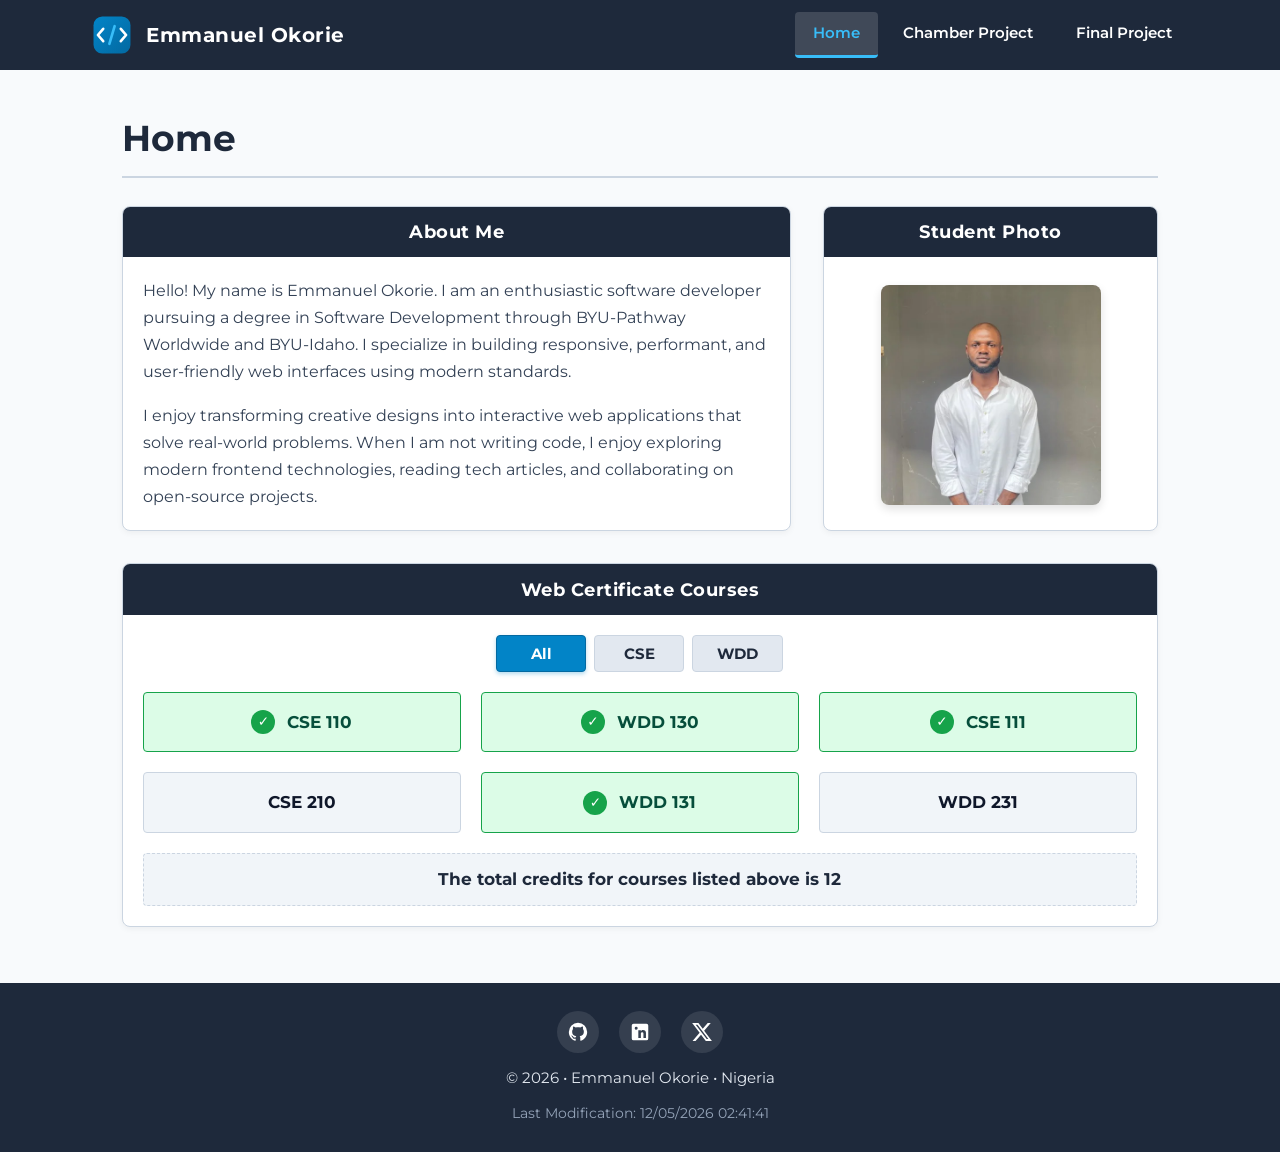
<file: index.html>
<!DOCTYPE html>
<html lang="en">
<head>
  <meta charset="UTF-8">
  <meta name="viewport" content="width=device-width, initial-scale=1.0">
  <title>WDD 231 - Web Frontend Development I - Emmanuel Okorie</title>
  <meta name="description" content="WDD 231 Web Frontend Development course home page for Emmanuel Okorie featuring certificate course list, credits, and project portal.">
  <meta name="author" content="Emmanuel Okorie">
  <link rel="icon" href="images/logo.svg" type="image/svg+xml">
  <link rel="preconnect" href="https://fonts.googleapis.com">
  <link rel="preconnect" href="https://fonts.gstatic.com" crossorigin>
  <link href="https://fonts.googleapis.com/css2?family=Montserrat:wght@400;600;700&display=swap" rel="stylesheet">
  <link rel="stylesheet" href="styles/small.css">
  <link rel="stylesheet" href="styles/larger.css">
  <script src="scripts/navigation.js" defer></script>
  <script src="scripts/date.js" defer></script>
  <script src="scripts/course.js" defer></script>
</head>
<body>
  <header>
    <div class="header-container">
      <div class="brand">
        <img src="images/logo.svg" alt="Site Logo" width="44" height="44">
        <span>Emmanuel Okorie</span>
      </div>
      <button id="menu-button" class="menu-btn" aria-label="Toggle navigation menu" aria-expanded="false">&#9776;</button>
      <nav id="nav-menu">
        <ul>
          <li><a href="index.html" class="active">Home</a></li>
          <li><a href="chamber/index.html">Chamber Project</a></li>
          <li><a href="final/index.html">Final Project</a></li>
        </ul>
      </nav>
    </div>
  </header>

  <main>
    <h1>Home</h1>
    <div class="content-grid">
      <section class="card about-me">
        <h2>About Me</h2>
        <div class="card-body">
          <p>
            Hello! My name is Emmanuel Okorie. I am an enthusiastic software developer pursuing a degree in Software Development through BYU-Pathway Worldwide and BYU-Idaho. I specialize in building responsive, performant, and user-friendly web interfaces using modern standards.
          </p>
          <p>
            I enjoy transforming creative designs into interactive web applications that solve real-world problems. When I am not writing code, I enjoy exploring modern frontend technologies, reading tech articles, and collaborating on open-source projects.
          </p>
        </div>
      </section>

      <section class="card student-photo">
        <h2>Student Photo</h2>
        <div class="card-body">
          <img src="images/profile.webp" alt="Emmanuel Okorie" width="500" height="500" loading="lazy">
        </div>
      </section>

      <section class="card courses-card">
        <h2>Web Certificate Courses</h2>
        <div class="card-body">
          <div class="filter-controls">
            <button type="button" class="filter-btn active" data-filter="all">All</button>
            <button type="button" class="filter-btn" data-filter="cse">CSE</button>
            <button type="button" class="filter-btn" data-filter="wdd">WDD</button>
          </div>
          <div id="course-cards" class="course-grid"></div>
          <p id="credit-total" class="credit-total"></p>
        </div>
      </section>
    </div>
  </main>

  <footer>
    <div class="footer-container">
      <div class="social-links">
        <a href="https://github.com/emmanuelokorie1" target="_blank" rel="noopener noreferrer" aria-label="GitHub Profile">
          <img src="images/icon-github.svg" alt="GitHub icon" width="24" height="24">
        </a>
        <a href="https://www.linkedin.com/in/emmanuel-okorie" target="_blank" rel="noopener noreferrer" aria-label="LinkedIn Profile">
          <img src="images/icon-linkedin.svg" alt="LinkedIn icon" width="24" height="24">
        </a>
        <a href="https://x.com" target="_blank" rel="noopener noreferrer" aria-label="X Profile">
          <img src="images/icon-x.svg" alt="X icon" width="24" height="24">
        </a>
      </div>
      <p>&copy; <span id="currentyear"></span> &bull; Emmanuel Okorie &bull; Nigeria</p>
      <p id="lastModified"></p>
    </div>
  </footer>
</body>
</html>
</file>
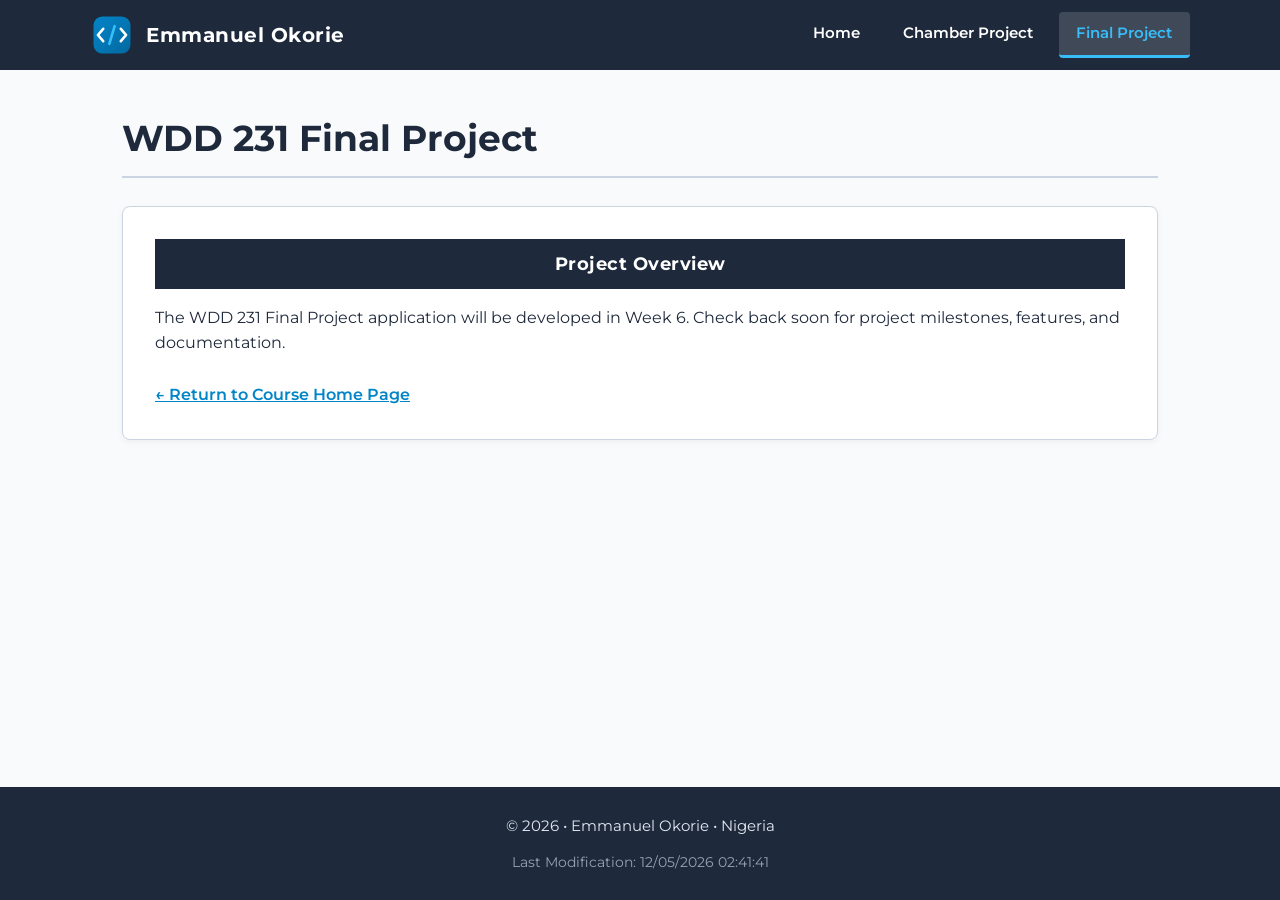
<file: final/index.html>
<!DOCTYPE html>
<html lang="en">
<head>
  <meta charset="UTF-8">
  <meta name="viewport" content="width=device-width, initial-scale=1.0">
  <title>WDD 231 Final Project - Emmanuel Okorie</title>
  <meta name="description" content="Final Project portal for WDD 231 Web Frontend Development course by Emmanuel Okorie.">
  <meta name="author" content="Emmanuel Okorie">
  <link rel="icon" href="../images/logo.svg" type="image/svg+xml">
  <link rel="preconnect" href="https://fonts.googleapis.com">
  <link rel="preconnect" href="https://fonts.gstatic.com" crossorigin>
  <link href="https://fonts.googleapis.com/css2?family=Montserrat:wght@400;600;700&display=swap" rel="stylesheet">
  <link rel="stylesheet" href="../styles/small.css">
  <link rel="stylesheet" href="../styles/larger.css">
  <script src="../scripts/date.js" defer></script>
</head>
<body>
  <header>
    <div class="header-container">
      <div class="brand">
        <img src="../images/logo.svg" alt="Site Logo" width="44" height="44">
        <span>Emmanuel Okorie</span>
      </div>
      <nav style="display:flex;">
        <ul>
          <li><a href="../index.html">Home</a></li>
          <li><a href="../chamber/index.html">Chamber Project</a></li>
          <li><a href="index.html" class="active">Final Project</a></li>
        </ul>
      </nav>
    </div>
  </header>

  <main>
    <h1>WDD 231 Final Project</h1>
    <section class="card" style="padding: 2rem;">
      <h2>Project Overview</h2>
      <p style="margin-top: 1rem;">
        The WDD 231 Final Project application will be developed in Week 6. Check back soon for project milestones, features, and documentation.
      </p>
      <br>
      <a href="../index.html" style="color: var(--accent-color); font-weight: 600;">&larr; Return to Course Home Page</a>
    </section>
  </main>

  <footer>
    <div class="footer-container">
      <p>&copy; <span id="currentyear"></span> &bull; Emmanuel Okorie &bull; Nigeria</p>
      <p id="lastModified"></p>
    </div>
  </footer>
</body>
</html>
</file>
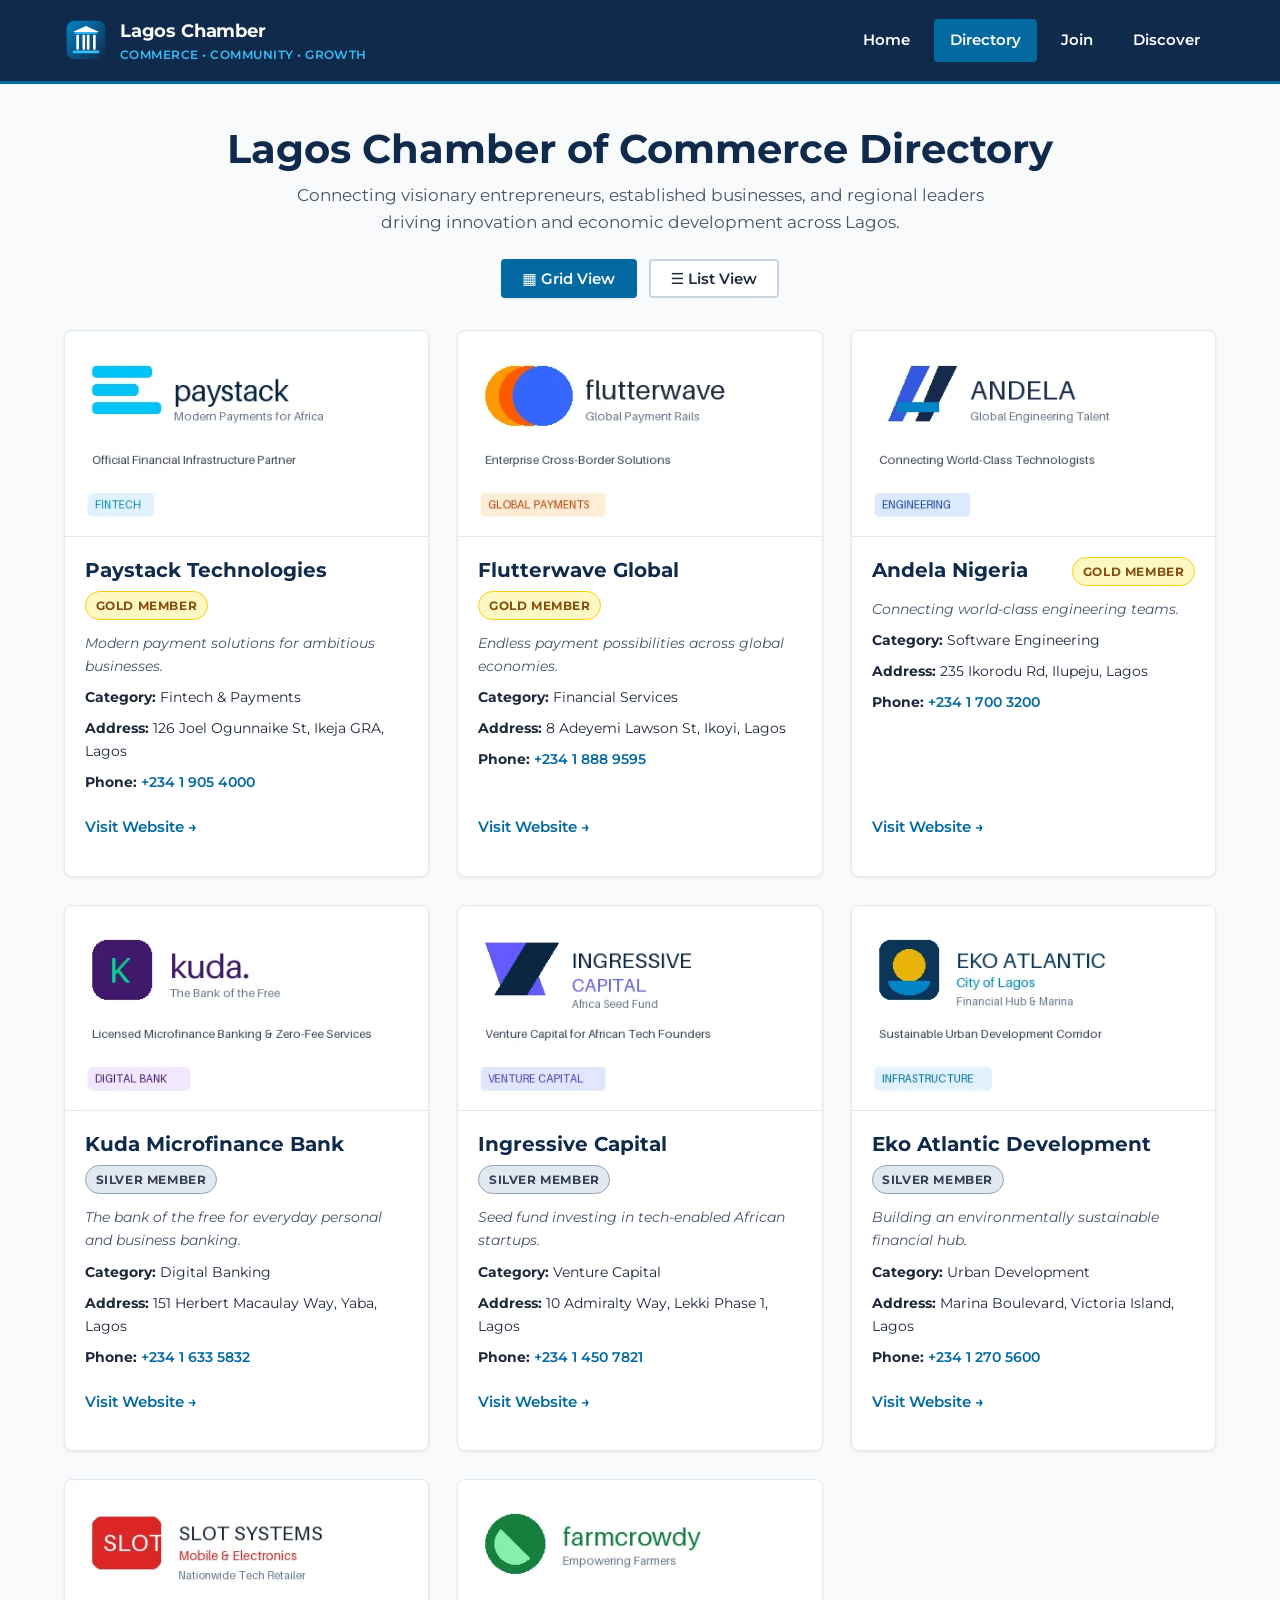
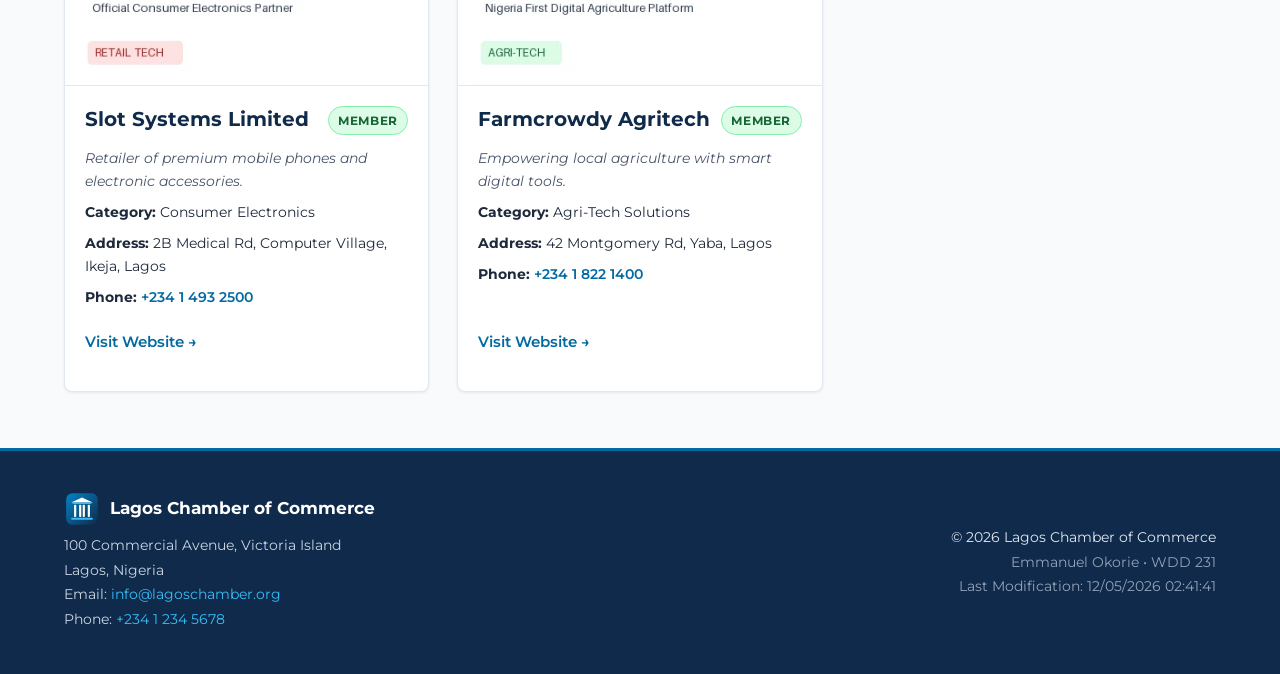
<file: chamber/directory.html>
<!DOCTYPE html>
<html lang="en">
<head>
  <meta charset="UTF-8">
  <meta name="viewport" content="width=device-width, initial-scale=1.0">
  <title>Lagos Chamber of Commerce - Member Directory</title>
  <meta name="description" content="Explore the Lagos Chamber of Commerce member directory to discover leading local businesses, technology partners, and community services in Lagos.">
  <meta name="author" content="Emmanuel Okorie">

  <!-- Favicon -->
  <link rel="icon" href="images/favicon.ico" sizes="any">
  <link rel="icon" href="images/favicon.svg" type="image/svg+xml">

  <!-- Open Graph Meta Tags for Facebook & Social Media -->
  <meta property="og:title" content="Lagos Chamber of Commerce Business Directory">
  <meta property="og:description" content="Discover reputable enterprises, tech innovators, and commerce partners across Lagos in our business directory.">
  <meta property="og:image" content="https://emmanuelokorie1.github.io/wdd231/chamber/images/chamber-og.webp">
  <meta property="og:url" content="https://emmanuelokorie1.github.io/wdd231/chamber/directory.html">

  <!-- Google Fonts Preconnect and Stylesheet -->
  <link rel="preconnect" href="https://fonts.googleapis.com">
  <link rel="preconnect" href="https://fonts.gstatic.com" crossorigin>
  <link href="https://fonts.googleapis.com/css2?family=Montserrat:wght@400;600;700&display=swap" rel="stylesheet">

  <!-- External Stylesheets -->
  <link rel="stylesheet" href="styles/normalize.css">
  <link rel="stylesheet" href="styles/small.css">
  <link rel="stylesheet" href="styles/larger.css">

  <!-- External Deferred JavaScript -->
  <script src="scripts/navigation.js" defer></script>
  <script src="scripts/date.js" defer></script>
  <script src="scripts/directory.js" defer></script>
</head>
<body>
  <header>
    <div class="header-container">
      <a href="index.html" class="brand" aria-label="Lagos Chamber of Commerce Home">
        <img src="images/logo.svg" alt="Lagos Chamber of Commerce Logo" width="44" height="44">
        <div class="brand-text">
          <span class="brand-title">Lagos Chamber</span>
          <span class="brand-subtitle">Commerce &bull; Community &bull; Growth</span>
        </div>
      </a>
      <button id="menu-button" class="menu-btn" aria-label="Toggle navigation menu" aria-expanded="false">&#9776;</button>
      <nav id="nav-menu">
        <ul>
          <li><a href="index.html">Home</a></li>
          <li><a href="directory.html" class="active">Directory</a></li>
          <li><a href="join.html">Join</a></li>
          <li><a href="discover.html">Discover</a></li>
        </ul>
      </nav>
    </div>
  </header>

  <main>
    <div class="page-intro">
      <h1>Lagos Chamber of Commerce Directory</h1>
      <p class="page-description">Connecting visionary entrepreneurs, established businesses, and regional leaders driving innovation and economic development across Lagos.</p>
    </div>

    <div class="view-controls">
      <button id="grid-btn" class="active" type="button" aria-pressed="true" aria-label="Switch to grid view of member cards">
        &#9638; Grid View
      </button>
      <button id="list-btn" type="button" aria-pressed="false" aria-label="Switch to list view of member records">
        &#9776; List View
      </button>
    </div>

    <section id="directory-container" class="grid-view" aria-label="Chamber of Commerce Members List">
      <!-- Member cards generated dynamically by directory.js from data/members.json -->
    </section>
  </main>

  <footer>
    <div class="footer-container">
      <div class="footer-info">
        <div class="footer-brand">
          <img src="images/logo.svg" alt="Lagos Chamber of Commerce Emblem" width="36" height="36">
          <p>Lagos Chamber of Commerce</p>
        </div>
        <p>100 Commercial Avenue, Victoria Island</p>
        <p>Lagos, Nigeria</p>
        <p>Email: <a href="mailto:info@lagoschamber.org">info@lagoschamber.org</a></p>
        <p>Phone: <a href="tel:+23412345678">+234 1 234 5678</a></p>
      </div>
      <div class="footer-dev">
        <p>&copy; <span id="currentyear"></span> Lagos Chamber of Commerce</p>
        <p>Emmanuel Okorie &bull; WDD 231</p>
        <p id="lastModified"></p>
      </div>
    </div>
  </footer>
</body>
</html>
</file>
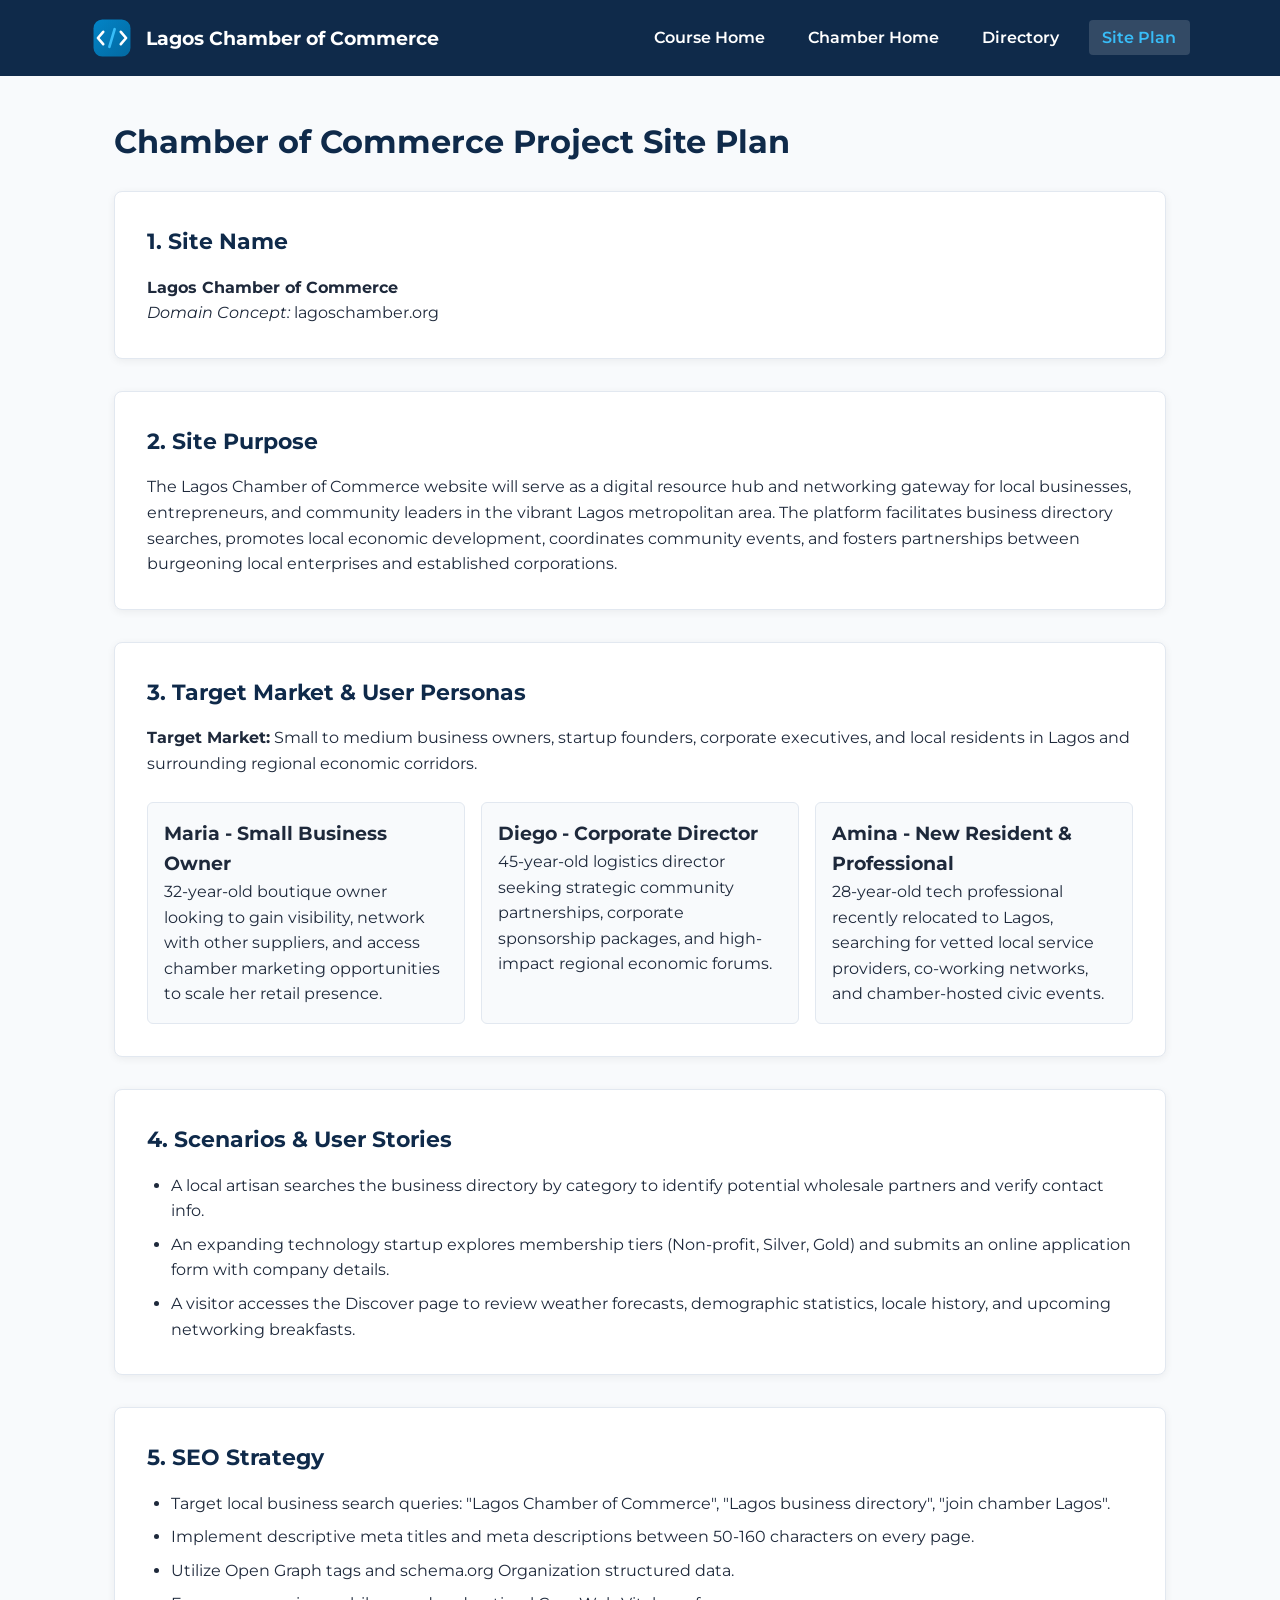
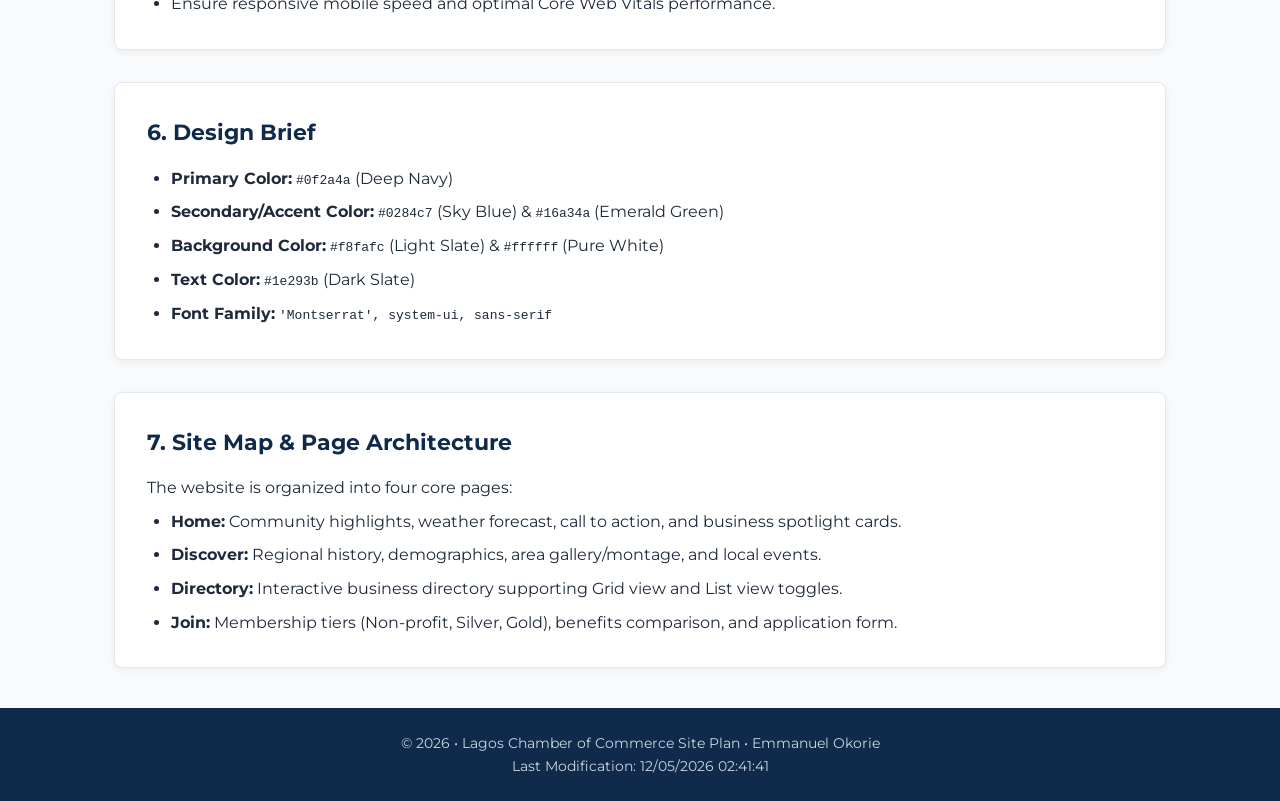
<file: chamber/siteplan.html>
<!DOCTYPE html>
<html lang="en">
<head>
  <meta charset="UTF-8">
  <meta name="viewport" content="width=device-width, initial-scale=1.0">
  <title>Lagos Chamber of Commerce - Site Plan</title>
  <meta name="description" content="Site plan document for the Lagos Chamber of Commerce project including audience, personas, SEO plan, design brief, and wireframes.">
  <meta name="author" content="Emmanuel Okorie">
  <link rel="icon" href="../images/logo.svg" type="image/svg+xml">
  <link rel="preconnect" href="https://fonts.googleapis.com">
  <link rel="preconnect" href="https://fonts.gstatic.com" crossorigin>
  <link href="https://fonts.googleapis.com/css2?family=Montserrat:wght@400;600;700&display=swap" rel="stylesheet">
  <link rel="stylesheet" href="styles/chamber.css">
  <script src="../scripts/date.js" defer></script>
</head>
<body>
  <header>
    <div class="header-container">
      <div class="brand">
        <img src="../images/logo.svg" alt="Lagos Chamber Logo" width="44" height="44">
        <span>Lagos Chamber of Commerce</span>
      </div>
      <nav>
        <ul>
          <li><a href="../index.html">Course Home</a></li>
          <li><a href="index.html">Chamber Home</a></li>
          <li><a href="directory.html">Directory</a></li>
          <li><a href="siteplan.html" class="active">Site Plan</a></li>
        </ul>
      </nav>
    </div>
  </header>

  <main>
    <h1>Chamber of Commerce Project Site Plan</h1>

    <section class="intro-section" style="margin-bottom: 2rem;">
      <h2>1. Site Name</h2>
      <p><strong>Lagos Chamber of Commerce</strong></p>
      <p><em>Domain Concept:</em> lagoschamber.org</p>
    </section>

    <section class="intro-section" style="margin-bottom: 2rem;">
      <h2>2. Site Purpose</h2>
      <p>
        The Lagos Chamber of Commerce website will serve as a digital resource hub and networking gateway for local businesses, entrepreneurs, and community leaders in the vibrant Lagos metropolitan area. The platform facilitates business directory searches, promotes local economic development, coordinates community events, and fosters partnerships between burgeoning local enterprises and established corporations.
      </p>
    </section>

    <section class="intro-section" style="margin-bottom: 2rem;">
      <h2>3. Target Market & User Personas</h2>
      <p><strong>Target Market:</strong> Small to medium business owners, startup founders, corporate executives, and local residents in Lagos and surrounding regional economic corridors.</p>
      <br>
      <div style="display: grid; gap: 1rem; grid-template-columns: repeat(auto-fit, minmax(280px, 1fr));">
        <div style="background:#f8fafc; padding:1rem; border-radius:6px; border:1px solid #e2e8f0;">
          <h3>Maria - Small Business Owner</h3>
          <p>32-year-old boutique owner looking to gain visibility, network with other suppliers, and access chamber marketing opportunities to scale her retail presence.</p>
        </div>
        <div style="background:#f8fafc; padding:1rem; border-radius:6px; border:1px solid #e2e8f0;">
          <h3>Diego - Corporate Director</h3>
          <p>45-year-old logistics director seeking strategic community partnerships, corporate sponsorship packages, and high-impact regional economic forums.</p>
        </div>
        <div style="background:#f8fafc; padding:1rem; border-radius:6px; border:1px solid #e2e8f0;">
          <h3>Amina - New Resident & Professional</h3>
          <p>28-year-old tech professional recently relocated to Lagos, searching for vetted local service providers, co-working networks, and chamber-hosted civic events.</p>
        </div>
      </div>
    </section>

    <section class="intro-section" style="margin-bottom: 2rem;">
      <h2>4. Scenarios & User Stories</h2>
      <ul style="padding-left: 1.5rem; display: flex; flex-direction: column; gap: 0.5rem;">
        <li>A local artisan searches the business directory by category to identify potential wholesale partners and verify contact info.</li>
        <li>An expanding technology startup explores membership tiers (Non-profit, Silver, Gold) and submits an online application form with company details.</li>
        <li>A visitor accesses the Discover page to review weather forecasts, demographic statistics, locale history, and upcoming networking breakfasts.</li>
      </ul>
    </section>

    <section class="intro-section" style="margin-bottom: 2rem;">
      <h2>5. SEO Strategy</h2>
      <ul style="padding-left: 1.5rem; display: flex; flex-direction: column; gap: 0.5rem;">
        <li>Target local business search queries: "Lagos Chamber of Commerce", "Lagos business directory", "join chamber Lagos".</li>
        <li>Implement descriptive meta titles and meta descriptions between 50-160 characters on every page.</li>
        <li>Utilize Open Graph tags and schema.org Organization structured data.</li>
        <li>Ensure responsive mobile speed and optimal Core Web Vitals performance.</li>
      </ul>
    </section>

    <section class="intro-section" style="margin-bottom: 2rem;">
      <h2>6. Design Brief</h2>
      <ul style="padding-left: 1.5rem; display: flex; flex-direction: column; gap: 0.5rem;">
        <li><strong>Primary Color:</strong> <code>#0f2a4a</code> (Deep Navy)</li>
        <li><strong>Secondary/Accent Color:</strong> <code>#0284c7</code> (Sky Blue) &amp; <code>#16a34a</code> (Emerald Green)</li>
        <li><strong>Background Color:</strong> <code>#f8fafc</code> (Light Slate) &amp; <code>#ffffff</code> (Pure White)</li>
        <li><strong>Text Color:</strong> <code>#1e293b</code> (Dark Slate)</li>
        <li><strong>Font Family:</strong> <code>'Montserrat', system-ui, sans-serif</code></li>
      </ul>
    </section>

    <section class="intro-section">
      <h2>7. Site Map & Page Architecture</h2>
      <p>The website is organized into four core pages:</p>
      <ul style="padding-left: 1.5rem; margin-top: 0.5rem; display: flex; flex-direction: column; gap: 0.5rem;">
        <li><strong>Home:</strong> Community highlights, weather forecast, call to action, and business spotlight cards.</li>
        <li><strong>Discover:</strong> Regional history, demographics, area gallery/montage, and local events.</li>
        <li><strong>Directory:</strong> Interactive business directory supporting Grid view and List view toggles.</li>
        <li><strong>Join:</strong> Membership tiers (Non-profit, Silver, Gold), benefits comparison, and application form.</li>
      </ul>
    </section>
  </main>

  <footer>
    <p>&copy; <span id="currentyear"></span> &bull; Lagos Chamber of Commerce Site Plan &bull; Emmanuel Okorie</p>
    <p id="lastModified"></p>
  </footer>
</body>
</html>
</file>
<file: styles/small.css>
/* ==========================================================================
   Small Screen Styles (Base Styles for Mobile 320px and up)
   ========================================================================== */

:root {
  --primary-color: #1e293b;
  --primary-dark: #0f172a;
  --accent-color: #0284c7;
  --accent-light: #38bdf8;
  --bg-page: #f8fafc;
  --bg-card: #ffffff;
  --text-main: #1e293b;
  --text-muted: #334155;
  --text-light: #ffffff;
  --border-color: #cbd5e1;
  --completed-bg: #dcfce7;
  --completed-border: #16a34a;
  --completed-text: #064e3b;
  --incomplete-bg: #f1f5f9;
  --incomplete-border: #cbd5e1;
  --incomplete-text: #0f172a;
  --font-family: 'Montserrat', system-ui, -apple-system, sans-serif;
  --radius-sm: 4px;
  --radius-md: 8px;
  --transition: all 0.25s ease-in-out;
}

/* Reset & Box Sizing */
*,
*::before,
*::after {
  box-sizing: border-box;
  margin: 0;
  padding: 0;
}

body {
  font-family: var(--font-family);
  font-size: 1rem;
  line-height: 1.6;
  color: var(--text-main);
  background-color: var(--bg-page);
  min-height: 100vh;
  display: flex;
  flex-direction: column;
}

/* Header */
header {
  background-color: var(--primary-color);
  color: var(--text-light);
  padding: 0.75rem 1rem;
  position: relative;
}

.header-container {
  display: flex;
  align-items: center;
  justify-content: space-between;
  max-width: 1100px;
  margin: 0 auto;
}

.brand {
  display: flex;
  align-items: center;
  gap: 0.75rem;
}

.brand img {
  width: 44px;
  height: 44px;
  display: block;
}

.brand span {
  font-size: 1.25rem;
  font-weight: 700;
  letter-spacing: 0.5px;
  color: var(--text-light);
}

/* Hamburger Button */
.menu-btn {
  background: transparent;
  border: 1px solid rgba(255, 255, 255, 0.4);
  border-radius: var(--radius-sm);
  color: var(--text-light);
  font-size: 1.5rem;
  line-height: 1;
  padding: 0.35rem 0.65rem;
  cursor: pointer;
  transition: var(--transition);
}

.menu-btn:hover,
.menu-btn:focus-visible {
  background-color: rgba(255, 255, 255, 0.15);
  border-color: var(--accent-light);
  outline: none;
}

/* Navigation Menu */
nav {
  display: none;
  background-color: var(--primary-dark);
}

nav.open {
  display: flex;
  flex-direction: column;
}

nav ul {
  list-style: none;
  display: flex;
  flex-direction: column;
  width: 100%;
}

nav li {
  width: 100%;
  border-top: 1px solid rgba(255, 255, 255, 0.1);
}

nav a {
  display: block;
  padding: 0.9rem 1.25rem;
  color: var(--text-light);
  text-decoration: none;
  font-weight: 600;
  font-size: 1rem;
  transition: var(--transition);
}

nav a:hover,
nav a:focus-visible {
  background-color: rgba(255, 255, 255, 0.1);
  color: var(--accent-light);
  padding-left: 1.5rem;
  outline: none;
}

/* Wayfinding active indicator */
nav a.active {
  background-color: rgba(2, 132, 199, 0.25);
  color: var(--accent-light);
  border-left: 4px solid var(--accent-light);
}

/* Main Content */
main {
  flex: 1;
  width: 100%;
  max-width: 1100px;
  margin: 0 auto;
  padding: 1.25rem 1rem 2rem 1rem;
}

h1 {
  font-size: 1.85rem;
  font-weight: 700;
  color: var(--primary-color);
  margin-bottom: 1.25rem;
  border-bottom: 2px solid var(--border-color);
  padding-bottom: 0.5rem;
}

/* Content Layout (Mobile Stack) */
.content-grid {
  display: flex;
  flex-direction: column;
  gap: 1.5rem;
}

/* Section Cards */
section.card {
  background-color: var(--bg-card);
  border: 1px solid var(--border-color);
  border-radius: var(--radius-md);
  overflow: hidden;
  box-shadow: 0 2px 6px rgba(0, 0, 0, 0.05);
}

section.card h2 {
  background-color: var(--primary-color);
  color: var(--text-light);
  font-size: 1.15rem;
  font-weight: 700;
  padding: 0.65rem 1rem;
  text-align: center;
  letter-spacing: 0.5px;
}

.card-body {
  padding: 1.25rem;
}

/* About Me Section */
.about-me p {
  color: var(--text-muted);
  margin-bottom: 1rem;
  line-height: 1.7;
}

.about-me p:last-child {
  margin-bottom: 0;
}

/* Student Photo Section */
.student-photo .card-body {
  display: flex;
  justify-content: center;
  align-items: center;
  padding: 1.5rem;
}

.student-photo img {
  width: 100%;
  max-width: 260px;
  height: auto;
  border-radius: var(--radius-md);
  box-shadow: 0 4px 10px rgba(0, 0, 0, 0.12);
  display: block;
  object-fit: cover;
  aspect-ratio: 1 / 1;
}

/* Courses Section */
.filter-controls {
  display: flex;
  justify-content: center;
  gap: 0.5rem;
  margin-bottom: 1.25rem;
  flex-wrap: wrap;
}

.filter-btn {
  background-color: #e2e8f0;
  color: var(--text-main);
  border: 1px solid var(--border-color);
  border-radius: var(--radius-sm);
  padding: 0.5rem 1.5rem;
  font-family: inherit;
  font-size: 0.95rem;
  font-weight: 700;
  cursor: pointer;
  transition: var(--transition);
  min-width: 90px;
}

.filter-btn:hover,
.filter-btn:focus-visible {
  background-color: #cbd5e1;
  outline: none;
}

.filter-btn.active {
  background-color: var(--accent-color);
  color: var(--text-light);
  border-color: #0369a1;
  box-shadow: 0 2px 4px rgba(2, 132, 199, 0.3);
}

.course-grid {
  display: flex;
  flex-direction: column;
  gap: 0.75rem;
}

.course-card {
  padding: 0.85rem 1.25rem;
  border-radius: var(--radius-sm);
  display: flex;
  align-items: center;
  justify-content: space-between;
  font-weight: 700;
  font-size: 1.05rem;
  transition: var(--transition);
}

.course-card.completed {
  background-color: var(--completed-bg);
  border: 1.5px solid var(--completed-border);
  color: var(--completed-text);
}

.course-card.incomplete {
  background-color: var(--incomplete-bg);
  border: 1.5px solid var(--incomplete-border);
  color: var(--incomplete-text);
}

.course-card:hover {
  transform: translateY(-2px);
  box-shadow: 0 4px 8px rgba(0, 0, 0, 0.08);
}

.completion-badge {
  display: inline-flex;
  align-items: center;
  justify-content: center;
  width: 24px;
  height: 24px;
  border-radius: 50%;
  background-color: var(--completed-border);
  color: #ffffff;
  font-size: 0.85rem;
  font-weight: bold;
}

.credit-total {
  margin-top: 1.25rem;
  text-align: center;
  font-weight: 700;
  font-size: 1.05rem;
  color: var(--primary-color);
  background-color: #f1f5f9;
  padding: 0.75rem;
  border-radius: var(--radius-sm);
  border: 1px dashed var(--border-color);
}

/* Footer */
footer {
  background-color: var(--primary-color);
  color: #e2e8f0;
  padding: 1.75rem 1rem;
  text-align: center;
  margin-top: auto;
}

.footer-container {
  max-width: 1100px;
  margin: 0 auto;
  display: flex;
  flex-direction: column;
  gap: 1rem;
  align-items: center;
}

.social-links {
  display: flex;
  justify-content: center;
  align-items: center;
  gap: 1.25rem;
}

.social-links a {
  display: inline-flex;
  align-items: center;
  justify-content: center;
  width: 42px;
  height: 42px;
  border-radius: 50%;
  background-color: rgba(255, 255, 255, 0.1);
  color: var(--text-light);
  transition: var(--transition);
}

.social-links a:hover,
.social-links a:focus-visible {
  background-color: var(--accent-color);
  color: var(--text-light);
  transform: translateY(-2px);
  outline: none;
}

.social-links img {
  width: 22px;
  height: 22px;
  filter: brightness(0) invert(1);
}

footer p {
  font-size: 0.95rem;
  line-height: 1.5;
  color: #e2e8f0;
}

#lastModified {
  font-size: 0.85rem;
  color: #94a3b8;
}
</file>
<file: styles/larger.css>
/* ==========================================================================
   Larger Screen Styles (Tablet & Desktop Views)
   ========================================================================== */

@media screen and (min-width: 700px) {
  /* Header & Navigation */
  header {
    padding: 0 1.5rem;
  }

  .header-container {
    display: flex;
    justify-content: space-between;
    align-items: center;
    min-height: 70px;
  }

  .menu-btn {
    display: none;
  }

  nav {
    display: flex !important;
    background-color: transparent;
  }

  nav ul {
    flex-direction: row;
    align-items: center;
    gap: 0.5rem;
    width: auto;
  }

  nav li {
    width: auto;
    border-top: none;
  }

  nav a {
    padding: 0.6rem 1.1rem;
    border-radius: var(--radius-sm);
    font-size: 0.95rem;
    border-left: none;
    border-bottom: 3px solid transparent;
  }

  nav a:hover,
  nav a:focus-visible {
    background-color: rgba(255, 255, 255, 0.12);
    color: var(--accent-light);
    padding-left: 1.1rem; /* prevent twitching on hover */
    border-bottom-color: var(--accent-light);
  }

  nav a.active {
    background-color: rgba(255, 255, 255, 0.15);
    color: var(--accent-light);
    border-left: none;
    border-bottom: 3px solid var(--accent-light);
  }

  /* Main Layout */
  main {
    padding: 2rem 1.5rem 3rem 1.5rem;
  }

  h1 {
    font-size: 2.25rem;
    margin-bottom: 1.75rem;
  }

  /* Multi-column Grid Layout */
  .content-grid {
    display: grid;
    grid-template-columns: 2fr 1fr;
    gap: 1.75rem;
    align-items: start;
  }

  .about-me {
    grid-column: 1 / 2;
    height: 100%;
  }

  .student-photo {
    grid-column: 2 / 3;
    height: 100%;
  }

  .student-photo .card-body {
    height: calc(100% - 48px);
    display: flex;
    justify-content: center;
    align-items: center;
  }

  .student-photo img {
    max-width: 220px;
  }

  .courses-card {
    grid-column: 1 / -1;
  }

  /* 3-column Grid for Courses */
  .course-grid {
    display: grid;
    grid-template-columns: repeat(3, 1fr);
    gap: 1rem;
  }

  .course-card {
    text-align: center;
    justify-content: center;
    gap: 0.75rem;
    padding: 1rem;
  }

  /* Footer Layout */
  .footer-container {
    gap: 0.85rem;
  }
}

@media screen and (min-width: 1024px) {
  main {
    padding: 2.5rem 2rem 3.5rem 2rem;
  }

  .content-grid {
    gap: 2rem;
  }

  .course-grid {
    gap: 1.25rem;
  }
}
</file>
<file: chamber/styles/small.css>
/* ==========================================================================
   Lagos Chamber of Commerce - Mobile First Styles (small.css)
   ========================================================================== */

:root {
  --primary-color: #0f2a4a;
  --primary-light: #1e3a5f;
  --accent-color: #0369a1;
  --accent-hover: #075985;
  --accent-light: #38bdf8;
  --gold-color: #854d0e;
  --gold-bg: #fef9c3;
  --silver-color: #334155;
  --silver-bg: #e2e8f0;
  --member-color: #166534;
  --member-bg: #dcfce7;
  --bg-page: #f8fafc;
  --bg-card: #ffffff;
  --text-main: #1e293b;
  --text-muted: #475569;
  --text-light: #ffffff;
  --border-color: #cbd5e1;
  --border-light: #e2e8f0;
  --font-family: 'Montserrat', system-ui, -apple-system, sans-serif;
  --radius-sm: 4px;
  --radius-md: 8px;
  --radius-lg: 12px;
  --shadow-sm: 0 1px 3px rgba(0, 0, 0, 0.08);
  --shadow-md: 0 4px 6px -1px rgba(0, 0, 0, 0.1), 0 2px 4px -1px rgba(0, 0, 0, 0.06);
}

*, *::before, *::after {
  box-sizing: border-box;
}

html {
  font-size: 16px;
  scroll-behavior: smooth;
}

body {
  font-family: var(--font-family);
  background-color: var(--bg-page);
  color: var(--text-main);
  line-height: 1.6;
  min-height: 100vh;
  display: flex;
  flex-direction: column;
  margin: 0;
  padding: 0;
  overflow-x: hidden;
}

/* Header & Branding */
header {
  background-color: var(--primary-color);
  color: var(--text-light);
  border-bottom: 3px solid var(--accent-color);
  width: 100%;
}

.header-container {
  max-width: 1200px;
  margin: 0 auto;
  padding: 0.75rem 1rem;
  display: flex;
  align-items: center;
  justify-content: space-between;
  flex-wrap: wrap;
}

.brand {
  display: flex;
  align-items: center;
  gap: 0.75rem;
  text-decoration: none;
  color: var(--text-light);
}

.brand img {
  width: 44px;
  height: 44px;
  display: block;
}

.brand-text {
  display: flex;
  flex-direction: column;
}

.brand-title {
  font-size: 1.15rem;
  font-weight: 700;
  letter-spacing: -0.01em;
  color: var(--text-light);
}

.brand-subtitle {
  font-size: 0.75rem;
  color: var(--accent-light);
  font-weight: 600;
  letter-spacing: 0.04em;
  text-transform: uppercase;
}

/* Responsive Navigation */
.menu-btn {
  background: transparent;
  color: var(--text-light);
  border: 2px solid var(--accent-light);
  border-radius: var(--radius-sm);
  font-size: 1.4rem;
  line-height: 1;
  padding: 0.4rem 0.65rem;
  cursor: pointer;
  display: block;
  transition: background-color 0.2s ease, color 0.2s ease;
}

.menu-btn:hover,
.menu-btn:focus-visible {
  background-color: rgba(255, 255, 255, 0.15);
  outline: 2px solid var(--accent-light);
  outline-offset: 2px;
}

nav {
  display: none;
  width: 100%;
}

nav.open {
  display: block;
  margin-top: 0.75rem;
  padding-top: 0.75rem;
  border-top: 1px solid rgba(255, 255, 255, 0.15);
}

nav ul {
  list-style: none;
  margin: 0;
  padding: 0;
  display: flex;
  flex-direction: column;
  gap: 0.25rem;
}

nav li {
  width: 100%;
}

nav a {
  display: block;
  padding: 0.75rem 1rem;
  color: var(--text-light);
  text-decoration: none;
  font-weight: 600;
  border-radius: var(--radius-sm);
  transition: background-color 0.2s ease, color 0.2s ease;
}

nav a:hover,
nav a:focus-visible {
  background-color: rgba(255, 255, 255, 0.15);
  color: var(--accent-light);
  outline: 2px solid var(--accent-light);
}

nav a.active {
  background-color: var(--accent-color);
  color: var(--text-light);
}

/* Main Content Area */
main {
  flex: 1;
  width: 100%;
  max-width: 1200px;
  margin: 0 auto;
  padding: 1.5rem 1rem 2.5rem;
}

.page-intro {
  margin-bottom: 1.5rem;
  text-align: center;
}

h1 {
  font-size: 1.85rem;
  font-weight: 700;
  color: var(--primary-color);
  margin: 0 0 0.5rem;
  line-height: 1.25;
}

.page-description {
  color: var(--text-muted);
  font-size: 1rem;
  max-width: 720px;
  margin: 0 auto;
}

/* View Switch Controls */
.view-controls {
  display: flex;
  justify-content: center;
  align-items: center;
  gap: 0.75rem;
  margin: 1.5rem 0 2rem;
}

.view-controls button {
  background-color: #ffffff;
  color: var(--text-main);
  border: 2px solid var(--border-color);
  padding: 0.55rem 1.25rem;
  border-radius: var(--radius-sm);
  font-size: 0.95rem;
  font-weight: 600;
  cursor: pointer;
  display: inline-flex;
  align-items: center;
  gap: 0.5rem;
  transition: all 0.2s ease;
}

.view-controls button:hover,
.view-controls button:focus-visible {
  border-color: var(--accent-color);
  color: var(--accent-color);
  outline: 2px solid var(--accent-color);
  outline-offset: 2px;
}

.view-controls button.active {
  background-color: var(--accent-color);
  border-color: var(--accent-color);
  color: var(--text-light);
  box-shadow: var(--shadow-sm);
}

/* Member Directory Container */
#directory-container {
  width: 100%;
  transition: opacity 0.2s ease;
}

/* ==========================================================================
   Grid View Styles
   ========================================================================== */
#directory-container.grid-view {
  display: grid;
  grid-template-columns: 1fr;
  gap: 1.5rem;
}

.grid-view .member-card {
  background-color: var(--bg-card);
  border-radius: var(--radius-md);
  border: 1px solid var(--border-light);
  box-shadow: var(--shadow-sm);
  overflow: hidden;
  display: flex;
  flex-direction: column;
  transition: transform 0.2s ease, box-shadow 0.2s ease;
}

.grid-view .member-card:hover {
  transform: translateY(-3px);
  box-shadow: var(--shadow-md);
  border-color: var(--border-color);
}

.grid-view .card-image-wrap {
  width: 100%;
  background-color: #ffffff;
  border-bottom: 1px solid var(--border-light);
  overflow: hidden;
  display: flex;
  align-items: center;
  justify-content: center;
}

.grid-view .card-image-wrap img {
  width: 100%;
  height: auto;
  aspect-ratio: 16 / 9;
  object-fit: cover;
  display: block;
}

.grid-view .card-content {
  padding: 1.25rem;
  display: flex;
  flex-direction: column;
  flex: 1;
  gap: 0.5rem;
}

.grid-view .card-header {
  display: flex;
  justify-content: space-between;
  align-items: flex-start;
  gap: 0.5rem;
  margin-bottom: 0.25rem;
  flex-wrap: wrap;
}

.member-name {
  font-size: 1.25rem;
  font-weight: 700;
  color: var(--primary-color);
  margin: 0;
  line-height: 1.3;
}

.membership-badge {
  display: inline-block;
  font-size: 0.75rem;
  font-weight: 700;
  text-transform: uppercase;
  letter-spacing: 0.05em;
  padding: 0.25rem 0.6rem;
  border-radius: 9999px;
  white-space: nowrap;
}

.level-gold {
  background-color: var(--gold-bg);
  color: var(--gold-color);
  border: 1px solid #facc15;
}

.level-silver {
  background-color: var(--silver-bg);
  color: var(--silver-color);
  border: 1px solid #94a3b8;
}

.level-member {
  background-color: var(--member-bg);
  color: var(--member-color);
  border: 1px solid #86efac;
}

.member-tagline {
  font-size: 0.9rem;
  color: var(--text-muted);
  font-style: italic;
  margin: 0;
}

.member-category,
.member-address,
.member-phone {
  font-size: 0.9rem;
  color: var(--text-main);
  margin: 0;
}

.member-phone a {
  color: var(--accent-color);
  text-decoration: none;
  font-weight: 600;
}

.member-phone a:hover,
.member-phone a:focus-visible {
  text-decoration: underline;
}

.member-website {
  margin-top: auto;
  padding-top: 0.75rem;
}

.member-website a {
  display: inline-block;
  color: var(--accent-color);
  font-weight: 600;
  text-decoration: none;
  font-size: 0.92rem;
  transition: color 0.2s ease, transform 0.2s ease;
}

.member-website a:hover,
.member-website a:focus-visible {
  color: var(--accent-hover);
  text-decoration: underline;
  transform: translateX(2px);
}

/* ==========================================================================
   List View Styles (without images per rubric requirements)
   ========================================================================== */
#directory-container.list-view {
  display: flex;
  flex-direction: column;
  gap: 0.6rem;
}

.list-view .card-image-wrap {
  display: none;
}

.list-view .member-card {
  background-color: var(--bg-card);
  border: 1px solid var(--border-light);
  border-radius: var(--radius-sm);
  padding: 1rem 1.25rem;
  box-shadow: var(--shadow-sm);
  transition: background-color 0.2s ease, border-color 0.2s ease;
}

/* Zebra striping in list view */
.list-view .member-card:nth-child(even) {
  background-color: #f1f5f9;
}

.list-view .member-card:hover {
  background-color: #e2e8f0;
  border-color: var(--border-color);
}

.list-view .card-content {
  display: flex;
  flex-direction: column;
  gap: 0.35rem;
}

.list-view .card-header {
  display: flex;
  justify-content: space-between;
  align-items: center;
  gap: 0.5rem;
  flex-wrap: wrap;
}

.list-view .member-name {
  font-size: 1.15rem;
}

.list-view .member-tagline {
  display: none;
}

.list-view .member-website {
  margin-top: 0.25rem;
  padding-top: 0;
}

/* Error Message */
.error-msg {
  background-color: #fef2f2;
  color: #991b1b;
  border: 1px solid #fecaca;
  padding: 1rem 1.25rem;
  border-radius: var(--radius-md);
  text-align: center;
  font-weight: 600;
}

/* Footer */
footer {
  background-color: var(--primary-color);
  color: #cbd5e1;
  border-top: 3px solid var(--accent-color);
  width: 100%;
  margin-top: auto;
  font-size: 0.9rem;
}

.footer-container {
  max-width: 1200px;
  margin: 0 auto;
  padding: 2rem 1rem;
  display: flex;
  flex-direction: column;
  gap: 1.75rem;
}

.footer-brand {
  display: flex;
  align-items: center;
  gap: 0.65rem;
  margin-bottom: 0.5rem;
}

.footer-brand img {
  width: 36px;
  height: 36px;
  display: block;
}

.footer-brand p {
  font-size: 1.05rem;
  font-weight: 700;
  color: var(--text-light);
  margin: 0;
}

.footer-info p,
.footer-dev p {
  margin: 0.2rem 0;
  line-height: 1.5;
}

.footer-info strong {
  color: var(--text-light);
}

.footer-info a {
  color: var(--accent-light);
  text-decoration: none;
}

.footer-info a:hover,
.footer-info a:focus-visible {
  text-decoration: underline;
}

.footer-dev {
  border-top: 1px solid rgba(255, 255, 255, 0.15);
  padding-top: 1.25rem;
  color: #94a3b8;
}

.footer-dev p:first-child {
  color: #e2e8f0;
}


/* ==========================================================================
   Home Page Styles (Hero, Events, Weather, Spotlights) - Human Crafted
   ========================================================================== */

.visually-hidden {
  position: absolute;
  width: 1px;
  height: 1px;
  padding: 0;
  margin: -1px;
  overflow: hidden;
  clip: rect(0, 0, 0, 0);
  white-space: nowrap;
  border: 0;
}

/* Section Tags */
.section-tag {
  display: inline-block;
  font-size: 0.72rem;
  font-weight: 700;
  letter-spacing: 0.08em;
  text-transform: uppercase;
  color: var(--accent-color);
  margin-bottom: 0.35rem;
}

.section-header-row {
  display: flex;
  justify-content: space-between;
  align-items: flex-end;
  margin-bottom: 1.25rem;
  border-bottom: 2px solid var(--border-light);
  padding-bottom: 0.75rem;
  gap: 0.75rem;
  flex-wrap: wrap;
}

.section-header-row h2 {
  font-size: 1.35rem;
  color: var(--primary-color);
  margin: 0;
  line-height: 1.25;
}

/* Scalable Hero Image Banner with Overlay CTA */
.hero-container {
  position: relative;
  width: 100%;
  border-radius: var(--radius-md);
  overflow: hidden;
  margin-bottom: 2.25rem;
  box-shadow: 0 10px 25px -5px rgba(15, 42, 74, 0.15);
  background-color: var(--primary-color);
}

.hero-img {
  width: 100%;
  height: auto;
  display: block;
  object-fit: cover;
  aspect-ratio: 16 / 9;
  max-height: 520px;
}

.hero-cta {
  position: absolute;
  bottom: 1rem;
  left: 1rem;
  right: 1rem;
  background: rgba(15, 23, 42, 0.88);
  backdrop-filter: blur(8px);
  -webkit-backdrop-filter: blur(8px);
  color: var(--text-light);
  padding: 1.35rem 1.25rem;
  border-radius: var(--radius-md);
  border: 1px solid rgba(255, 255, 255, 0.15);
  box-shadow: 0 10px 20px rgba(0, 0, 0, 0.3);
}

.cta-kicker {
  display: inline-block;
  font-size: 0.7rem;
  font-weight: 700;
  letter-spacing: 0.08em;
  color: var(--accent-light);
  margin-bottom: 0.4rem;
  text-transform: uppercase;
}

.hero-cta h2 {
  font-size: 1.28rem;
  font-weight: 700;
  margin: 0 0 0.55rem;
  color: var(--text-light);
  line-height: 1.3;
}

.hero-cta p {
  font-size: 0.88rem;
  margin: 0 0 1.15rem;
  color: #cbd5e1;
  line-height: 1.5;
}

.btn-cta {
  display: inline-flex;
  align-items: center;
  gap: 0.5rem;
  background-color: var(--accent-color);
  color: var(--text-light);
  font-weight: 700;
  text-decoration: none;
  padding: 0.7rem 1.4rem;
  border-radius: var(--radius-sm);
  font-size: 0.92rem;
  transition: all 0.2s ease;
  box-shadow: 0 2px 4px rgba(0, 0, 0, 0.2);
}

.btn-cta:hover,
.btn-cta:focus-visible {
  background-color: var(--accent-hover);
  transform: translateX(3px);
  outline: 2px solid var(--accent-light);
  outline-offset: 2px;
}

/* Home Multi-Column Layout */
.home-columns {
  display: flex;
  flex-direction: column;
  gap: 2rem;
  margin-bottom: 2.75rem;
}

.events-card,
.weather-card {
  background-color: var(--bg-card);
  border-radius: var(--radius-md);
  border: 1px solid var(--border-light);
  padding: 1.5rem;
  box-shadow: var(--shadow-sm);
}

/* Calendar Date Badge */
.events-list {
  display: flex;
  flex-direction: column;
  gap: 1.25rem;
}

.event-item {
  display: flex;
  gap: 1.15rem;
  align-items: flex-start;
  padding-bottom: 1.15rem;
  border-bottom: 1px solid var(--border-light);
}

.event-item:last-child {
  border-bottom: none;
  padding-bottom: 0;
}

.calendar-badge {
  flex-shrink: 0;
  width: 52px;
  border-radius: 6px;
  overflow: hidden;
  box-shadow: var(--shadow-sm);
  border: 1px solid var(--border-color);
  text-align: center;
}

.cal-month {
  display: block;
  background-color: var(--primary-color);
  color: var(--text-light);
  font-size: 0.68rem;
  font-weight: 700;
  letter-spacing: 0.05em;
  padding: 0.2rem 0;
}

.cal-day {
  display: block;
  background-color: #ffffff;
  color: var(--primary-color);
  font-size: 1.25rem;
  font-weight: 700;
  line-height: 1.2;
  padding: 0.3rem 0;
}

.event-details h3 {
  font-size: 1.05rem;
  color: var(--primary-color);
  margin: 0 0 0.25rem;
  line-height: 1.35;
}

.event-meta {
  font-size: 0.82rem;
  color: var(--accent-color);
  font-weight: 600;
  margin: 0 0 0.35rem;
}

.event-snippet {
  font-size: 0.88rem;
  color: var(--text-muted);
  margin: 0;
  line-height: 1.45;
}

/* Weather Station UI */
.weather-station-tag {
  font-size: 0.78rem;
  color: var(--text-muted);
  background-color: #f1f5f9;
  padding: 0.25rem 0.55rem;
  border-radius: var(--radius-sm);
}

.weather-box {
  display: flex;
  flex-wrap: wrap;
  justify-content: space-between;
  align-items: center;
  gap: 1rem;
  background: linear-gradient(135deg, #f8fafc 0%, #f1f5f9 100%);
  border: 1px solid var(--border-light);
  padding: 1rem 1.25rem;
  border-radius: var(--radius-sm);
  margin-bottom: 1.35rem;
}

.current-weather {
  display: flex;
  align-items: center;
  gap: 0.85rem;
}

.current-weather img {
  width: 58px;
  height: 58px;
  display: block;
}

.weather-temp {
  font-size: 2.2rem;
  font-weight: 700;
  color: var(--primary-color);
  line-height: 1;
}

.weather-desc {
  font-size: 0.92rem;
  color: var(--accent-color);
  font-weight: 600;
  margin: 0.25rem 0 0;
}

.weather-extra {
  display: flex;
  flex-direction: column;
  gap: 0.35rem;
}

.weather-stat {
  display: flex;
  align-items: center;
  gap: 0.5rem;
  font-size: 0.86rem;
}

.stat-label {
  color: var(--text-muted);
  font-weight: 500;
}

.stat-value {
  color: var(--text-main);
  font-weight: 600;
}

.forecast-section h3 {
  font-size: 0.95rem;
  font-weight: 700;
  letter-spacing: 0.02em;
  color: var(--primary-color);
  margin: 0 0 0.85rem;
}

.forecast-grid {
  display: grid;
  grid-template-columns: repeat(3, 1fr);
  gap: 0.75rem;
}

.forecast-day {
  background-color: #ffffff;
  border: 1px solid var(--border-light);
  border-radius: var(--radius-sm);
  padding: 0.75rem 0.5rem;
  text-align: center;
  display: flex;
  flex-direction: column;
  align-items: center;
  gap: 0.2rem;
  box-shadow: 0 1px 2px rgba(0, 0, 0, 0.03);
}

.forecast-label {
  font-size: 0.78rem;
  font-weight: 700;
  color: var(--primary-color);
  text-transform: uppercase;
}

.forecast-day img {
  width: 40px;
  height: 40px;
  display: block;
}

.forecast-temp {
  font-size: 1rem;
  font-weight: 700;
  color: var(--text-main);
}

.forecast-desc {
  font-size: 0.72rem;
  color: var(--text-muted);
  text-transform: capitalize;
}

/* Spotlights Section */
.spotlights-section {
  margin-top: 1rem;
}

.spotlights-header {
  text-align: center;
  max-width: 680px;
  margin: 0 auto 1.75rem;
}

.spotlights-header h2 {
  font-size: 1.65rem;
  color: var(--primary-color);
  margin: 0 0 0.5rem;
}

.spotlights-subtext {
  font-size: 0.92rem;
  color: var(--text-muted);
  margin: 0;
  line-height: 1.5;
}

.spotlight-grid {
  display: grid;
  grid-template-columns: 1fr;
  gap: 1.5rem;
}

.spotlight-card {
  background-color: var(--bg-card);
  border-radius: var(--radius-md);
  border: 1px solid var(--border-light);
  box-shadow: var(--shadow-sm);
  overflow: hidden;
  display: flex;
  flex-direction: column;
  transition: transform 0.2s ease, box-shadow 0.2s ease;
}

.spotlight-card:hover {
  transform: translateY(-4px);
  box-shadow: 0 12px 20px -5px rgba(0, 0, 0, 0.08);
  border-color: var(--border-color);
}

.spotlight-header {
  padding: 1rem 1.25rem;
  display: flex;
  justify-content: space-between;
  align-items: flex-start;
  border-bottom: 1px solid var(--border-light);
  background-color: #fafbfc;
  gap: 0.75rem;
}

.spotlight-title-group {
  display: flex;
  flex-direction: column;
  gap: 0.2rem;
}

.spotlight-title {
  font-size: 1.15rem;
  color: var(--primary-color);
  margin: 0;
  font-weight: 700;
  line-height: 1.3;
}

.spotlight-category {
  font-size: 0.78rem;
  color: var(--accent-color);
  font-weight: 600;
}

.spotlight-image-wrap {
  width: 100%;
  background-color: #ffffff;
  overflow: hidden;
  border-bottom: 1px solid var(--border-light);
}

.spotlight-image-wrap img {
  width: 100%;
  height: auto;
  aspect-ratio: 16 / 9;
  object-fit: cover;
  display: block;
}

.spotlight-body {
  padding: 1.25rem;
  display: flex;
  flex-direction: column;
  gap: 0.65rem;
  flex: 1;
}

.spotlight-detail-item {
  display: flex;
  flex-direction: column;
  gap: 0.15rem;
  font-size: 0.88rem;
}

.detail-label {
  font-weight: 700;
  color: var(--primary-color);
  font-size: 0.78rem;
  text-transform: uppercase;
  letter-spacing: 0.04em;
}

.detail-text {
  color: var(--text-main);
}

.spotlight-link {
  color: var(--accent-color);
  text-decoration: none;
  font-weight: 600;
}

.spotlight-link:hover,
.spotlight-link:focus-visible {
  text-decoration: underline;
}

.spotlight-website {
  margin-top: auto;
  padding-top: 0.75rem;
}

.btn-website {
  display: inline-block;
  color: var(--accent-color);
  font-weight: 600;
  font-size: 0.9rem;
  text-decoration: none;
  transition: all 0.2s ease;
}

.btn-website:hover,
.btn-website:focus-visible {
  color: var(--accent-hover);
  text-decoration: underline;
  transform: translateX(2px);
}
</file>
<file: chamber/styles/larger.css>
/* ==========================================================================
   Lagos Chamber of Commerce - Tablet & Desktop Styles (larger.css)
   ========================================================================== */

@media screen and (min-width: 640px) {
  /* Grid Layout: 2 Columns on small tablets */
  #directory-container.grid-view {
    grid-template-columns: repeat(2, 1fr);
  }
}

@media screen and (min-width: 768px) {
  /* Header & Navigation */
  .header-container {
    padding: 1rem 1.5rem;
    flex-wrap: nowrap;
  }

  .menu-btn {
    display: none;
  }

  nav {
    display: block;
    width: auto;
  }

  nav ul {
    flex-direction: row;
    gap: 0.5rem;
    align-items: center;
  }

  nav li {
    width: auto;
  }

  nav a {
    padding: 0.6rem 1rem;
    font-size: 0.95rem;
  }

  /* Main layout */
  main {
    padding: 2.5rem 1.5rem 3.5rem;
  }

  h1 {
    font-size: 2.25rem;
  }

  .page-description {
    font-size: 1.05rem;
  }

  /* Home Hero CTA overlay on larger screens */
  .hero-cta {
    bottom: 2rem;
    left: 2rem;
    right: auto;
    max-width: 520px;
    padding: 1.75rem 2rem;
  }

  .hero-cta h2 {
    font-size: 1.55rem;
  }

  .hero-cta p {
    font-size: 0.98rem;
  }

  /* Home Multi-column Grid (Events & Weather side-by-side) */
  .home-columns {
    display: grid;
    grid-template-columns: 1.15fr 0.85fr;
    gap: 1.75rem;
    align-items: start;
  }

  /* Spotlights 2 Columns on Tablet */
  .spotlight-grid {
    grid-template-columns: repeat(2, 1fr);
    gap: 1.5rem;
  }

  /* List View: Horizontal layout on tablets and desktop */
  .list-view .card-content {
    display: grid;
    grid-template-columns: 1.8fr 1.3fr 1.8fr 1.2fr 1.1fr;
    align-items: center;
    gap: 1rem;
  }

  .list-view .card-header {
    margin-bottom: 0;
  }

  .list-view .member-name {
    font-size: 1.05rem;
  }

  .list-view .membership-badge {
    display: inline-block;
  }

  .list-view .member-category {
    font-size: 0.88rem;
  }

  .list-view .member-address {
    font-size: 0.88rem;
  }

  .list-view .member-phone {
    font-size: 0.88rem;
  }

  .list-view .member-website {
    margin-top: 0;
    text-align: right;
  }

  /* Footer Layout */
  .footer-container {
    flex-direction: row;
    justify-content: space-between;
    align-items: center;
    padding: 2.5rem 1.5rem;
  }

  .footer-dev {
    border-top: none;
    padding-top: 0;
    text-align: right;
  }
}

@media screen and (min-width: 1024px) {
  /* Grid Layout: 3 Columns on desktop */
  #directory-container.grid-view {
    grid-template-columns: repeat(3, 1fr);
    gap: 1.75rem;
  }

  /* Spotlights: 3 Columns on desktop */
  .spotlight-grid {
    grid-template-columns: repeat(3, 1fr);
    gap: 1.75rem;
  }

  .hero-cta {
    max-width: 560px;
    padding: 2rem;
  }

  .hero-cta h2 {
    font-size: 1.75rem;
  }

  h1 {
    font-size: 2.5rem;
  }
}
</file>
<file: chamber/styles/chamber.css>
/* Chamber Portal CSS */
:root {
  --primary-color: #0f2a4a;
  --accent-color: #0284c7;
  --bg-page: #f8fafc;
  --bg-card: #ffffff;
  --text-main: #1e293b;
  --text-light: #ffffff;
  --font-family: 'Montserrat', system-ui, sans-serif;
}

*, *::before, *::after {
  box-sizing: border-box;
  margin: 0;
  padding: 0;
}

body {
  font-family: var(--font-family);
  background-color: var(--bg-page);
  color: var(--text-main);
  line-height: 1.6;
  min-height: 100vh;
  display: flex;
  flex-direction: column;
}

header {
  background-color: var(--primary-color);
  color: var(--text-light);
  padding: 1rem 1.5rem;
}

.header-container {
  max-width: 1100px;
  margin: 0 auto;
  display: flex;
  justify-content: space-between;
  align-items: center;
  flex-wrap: wrap;
  gap: 1rem;
}

.brand {
  display: flex;
  align-items: center;
  gap: 0.75rem;
  font-weight: 700;
  font-size: 1.2rem;
}

nav ul {
  display: flex;
  list-style: none;
  gap: 1rem;
}

nav a {
  color: var(--text-light);
  text-decoration: none;
  font-weight: 600;
  padding: 0.5rem 0.85rem;
  border-radius: 4px;
  transition: all 0.2s ease;
}

nav a:hover,
nav a.active {
  background-color: rgba(255, 255, 255, 0.15);
  color: #38bdf8;
}

main {
  flex: 1;
  max-width: 1100px;
  width: 100%;
  margin: 0 auto;
  padding: 2.5rem 1.5rem;
}

h1 {
  font-size: 2rem;
  color: var(--primary-color);
  margin-bottom: 1.5rem;
}

.intro-section {
  background-color: var(--bg-card);
  padding: 2rem;
  border-radius: 8px;
  box-shadow: 0 2px 8px rgba(0, 0, 0, 0.06);
  border: 1px solid #e2e8f0;
}

.intro-section h2 {
  font-size: 1.35rem;
  color: var(--primary-color);
  margin-bottom: 1rem;
}

.action-box {
  margin-top: 1.5rem;
  padding: 1.25rem;
  background-color: #f1f5f9;
  border-radius: 6px;
  border-left: 4px solid var(--accent-color);
}

.action-box p {
  margin-bottom: 0.75rem;
}

.btn-primary {
  display: inline-block;
  background-color: var(--accent-color);
  color: var(--text-light);
  padding: 0.65rem 1.25rem;
  border-radius: 4px;
  text-decoration: none;
  font-weight: 600;
  transition: background-color 0.2s ease;
}

.btn-primary:hover {
  background-color: #0369a1;
}

footer {
  background-color: var(--primary-color);
  color: #cbd5e1;
  text-align: center;
  padding: 1.5rem;
  margin-top: auto;
  font-size: 0.9rem;
}
</file>
